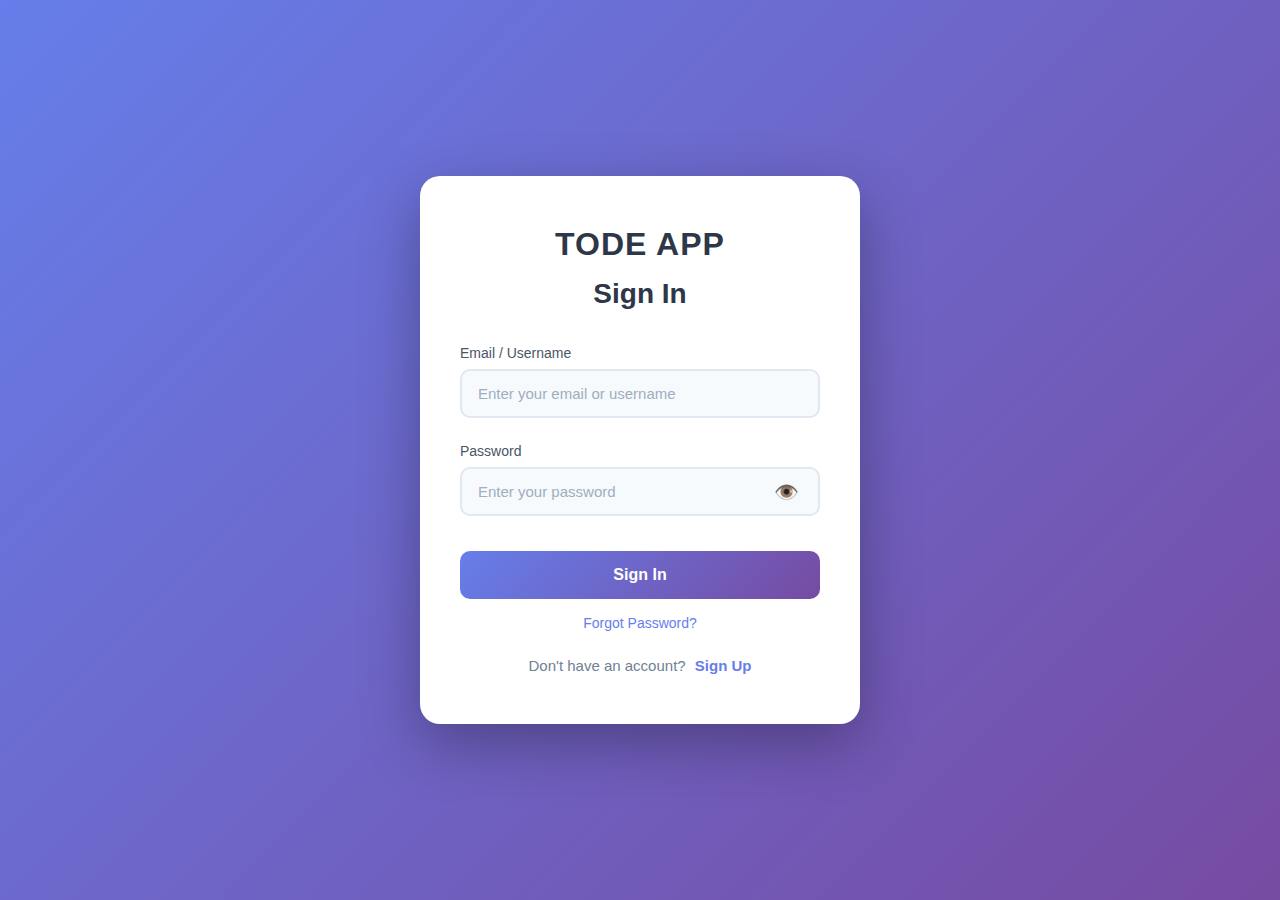
<file: tode_auth.html>
<!DOCTYPE html>
<html lang="en">
<head>
    <meta charset="UTF-8">
    <meta name="viewport" content="width=device-width, initial-scale=1.0">
    <title>TODE APP - Authentication</title>
    <style>
        * {
            margin: 0;
            padding: 0;
            box-sizing: border-box;
        }

        body {
            font-family: -apple-system, BlinkMacSystemFont, 'Segoe UI', Roboto, 'Helvetica Neue', Arial, sans-serif;
            background: linear-gradient(135deg, #667eea 0%, #764ba2 100%);
            min-height: 100vh;
            display: flex;
            justify-content: center;
            align-items: center;
            padding: 20px;
        }

        .container {
            background: white;
            border-radius: 20px;
            padding: 50px 40px;
            box-shadow: 0 20px 60px rgba(0, 0, 0, 0.3);
            width: 100%;
            max-width: 440px;
            animation: slideIn 0.4s ease-out;
        }

        @keyframes slideIn {
            from {
                opacity: 0;
                transform: translateY(30px);
            }
            to {
                opacity: 1;
                transform: translateY(0);
            }
        }

        .logo {
            text-align: center;
            font-size: 32px;
            font-weight: 700;
            color: #2d3748;
            margin-bottom: 15px;
            letter-spacing: 1px;
        }

        .form-title {
            text-align: center;
            font-size: 28px;
            font-weight: 600;
            color: #2d3748;
            margin-bottom: 35px;
        }

        .form-group {
            margin-bottom: 25px;
        }

        label {
            display: block;
            margin-bottom: 8px;
            color: #4a5568;
            font-weight: 500;
            font-size: 14px;
        }

        .input-wrapper {
            position: relative;
        }

        input {
            width: 100%;
            padding: 14px 16px;
            border: 2px solid #e2e8f0;
            border-radius: 10px;
            font-size: 15px;
            transition: all 0.3s ease;
            background: #f7fafc;
        }

        input:focus {
            outline: none;
            border-color: #667eea;
            background: white;
            box-shadow: 0 0 0 3px rgba(102, 126, 234, 0.1);
        }

        input::placeholder {
            color: #a0aec0;
        }

        .password-toggle {
            position: absolute;
            right: 16px;
            top: 50%;
            transform: translateY(-50%);
            background: none;
            border: none;
            cursor: pointer;
            padding: 5px;
            color: #718096;
            font-size: 20px;
            display: flex;
            align-items: center;
            justify-content: center;
            transition: color 0.2s;
        }

        .password-toggle:hover {
            color: #667eea;
        }

        .submit-btn {
            width: 100%;
            padding: 15px;
            background: linear-gradient(135deg, #667eea 0%, #764ba2 100%);
            color: white;
            border: none;
            border-radius: 10px;
            font-size: 16px;
            font-weight: 600;
            cursor: pointer;
            transition: all 0.3s ease;
            margin-top: 10px;
        }

        .submit-btn:hover {
            transform: translateY(-2px);
            box-shadow: 0 10px 20px rgba(102, 126, 234, 0.4);
        }

        .submit-btn:active {
            transform: translateY(0);
        }

        .forgot-password {
            text-align: center;
            margin: 15px 0 20px 0;
        }

        .forgot-password a {
            color: #667eea;
            text-decoration: none;
            font-size: 14px;
            font-weight: 500;
        }

        .forgot-password a:hover {
            text-decoration: underline;
        }

        .toggle-form {
            text-align: center;
            margin-top: 25px;
            color: #718096;
            font-size: 15px;
        }

        .toggle-form a {
            color: #667eea;
            text-decoration: none;
            font-weight: 600;
            margin-left: 5px;
        }

        .toggle-form a:hover {
            text-decoration: underline;
        }

        .hidden {
            display: none;
        }

        .error-message {
            color: #e53e3e;
            font-size: 13px;
            margin-top: 5px;
            display: none;
        }

        .success-message {
            background: #48bb78;
            color: white;
            padding: 12px;
            border-radius: 8px;
            margin-bottom: 20px;
            text-align: center;
            display: none;
        }

        .form-container {
            transition: all 0.3s ease;
        }
    </style>
</head>
<body>
    <div class="container">
        <div class="logo">TODE APP</div>

        <div class="success-message" id="successMessage"></div>

        <!-- Sign In Form -->
        <form id="signInForm">
            <h2 class="form-title">Sign In</h2>

            <div class="form-group">
                <label for="signInEmail">Email / Username</label>
                <input type="text" id="signInEmail" placeholder="Enter your email or username" required>
                <span class="error-message" id="signInEmailError">Please enter a valid email or username</span>
            </div>

            <div class="form-group">
                <label for="signInPassword">Password</label>
                <div class="input-wrapper">
                    <input type="password" id="signInPassword" placeholder="Enter your password" required>
                    <button type="button" class="password-toggle" onclick="togglePassword('signInPassword', this)">
                        👁️
                    </button>
                </div>
                <span class="error-message" id="signInPasswordError">Please enter your password</span>
            </div>

            <button type="submit" class="submit-btn">Sign In</button>

            <div class="forgot-password">
                <a href="#" onclick="showForgotPassword(); return false;">Forgot Password?</a>
            </div>

            <div class="toggle-form">
                Don't have an account? <a href="#" onclick="toggleForms(); return false;">Sign Up</a>
            </div>
        </form>

        <!-- Sign Up Form -->
        <form id="signUpForm" class="hidden">
            <h2 class="form-title">Register</h2>

            <div class="form-group">
                <label for="signUpName">Full Name</label>
                <input type="text" id="signUpName" placeholder="Enter your full name" required>
            </div>

            <div class="form-group">
                <label for="signUpEmail">Email</label>
                <input type="email" id="signUpEmail" placeholder="Enter your email" required>
            </div>

            <div class="form-group">
                <label for="signUpUsername">Username</label>
                <input type="text" id="signUpUsername" placeholder="Choose a username" required>
            </div>

            <div class="form-group">
                <label for="signUpPassword">Password</label>
                <div class="input-wrapper">
                    <input type="password" id="signUpPassword" placeholder="Create a password" required>
                    <button type="button" class="password-toggle" onclick="togglePassword('signUpPassword', this)">
                        👁️
                    </button>
                </div>
            </div>

            <div class="form-group">
                <label for="signUpConfirmPassword">Confirm Password</label>
                <div class="input-wrapper">
                    <input type="password" id="signUpConfirmPassword" placeholder="Confirm your password" required>
                    <button type="button" class="password-toggle" onclick="togglePassword('signUpConfirmPassword', this)">
                        👁️
                    </button>
                </div>
                <span class="error-message" id="passwordMatchError">Passwords do not match</span>
            </div>

            <button type="submit" class="submit-btn">Sign Up</button>

            <div class="toggle-form">
                Already have an account? <a href="#" onclick="toggleForms(); return false;">Sign In</a>
            </div>
        </form>
    </div>

    <script>
        // Toggle between Sign In and Sign Up forms
        function toggleForms() {
            const signInForm = document.getElementById('signInForm');
            const signUpForm = document.getElementById('signUpForm');
            const successMessage = document.getElementById('successMessage');

            // Hide success message when switching
            successMessage.style.display = 'none';

            // Toggle forms with smooth transition
            signInForm.classList.toggle('hidden');
            signUpForm.classList.toggle('hidden');

            // Reset forms
            signInForm.reset();
            signUpForm.reset();

            // Reset password toggle icons
            resetPasswordIcons();
        }

        // Reset password toggle icons to default
        function resetPasswordIcons() {
            const toggleButtons = document.querySelectorAll('.password-toggle');
            toggleButtons.forEach(button => {
                button.textContent = '👁️';
            });
        }

        // Toggle password visibility
        function togglePassword(inputId, button) {
            const input = document.getElementById(inputId);
            if (input.type === 'password') {
                input.type = 'text';
                button.textContent = '🙈';
            } else {
                input.type = 'password';
                button.textContent = '👁️';
            }
        }

        // Handle Sign In
        document.getElementById('signInForm').addEventListener('submit', function(e) {
            e.preventDefault();

            const email = document.getElementById('signInEmail').value;
            const password = document.getElementById('signInPassword').value;

            if (email && password) {
                // Show success message
                showSuccess('Successfully signed in! Redirecting...');

                // Simulate redirect after delay
                setTimeout(() => {
                    console.log('Redirect to dashboard');
                    // In a real app, you would redirect to the dashboard here
                    // window.location.href = '/dashboard';
                }, 1500);
            }
        });

        // Handle Sign Up
        document.getElementById('signUpForm').addEventListener('submit', function(e) {
            e.preventDefault();

            const password = document.getElementById('signUpPassword').value;
            const confirmPassword = document.getElementById('signUpConfirmPassword').value;
            const passwordMatchError = document.getElementById('passwordMatchError');

            // Check if passwords match
            if (password !== confirmPassword) {
                passwordMatchError.style.display = 'block';
                return;
            } else {
                passwordMatchError.style.display = 'none';
            }

            const name = document.getElementById('signUpName').value;
            const email = document.getElementById('signUpEmail').value;
            const username = document.getElementById('signUpUsername').value;

            if (name && email && username && password) {
                // Show success message
                showSuccess('Account created successfully! Please sign in.');

                // Reset password fields
                document.getElementById('signUpPassword').value = '';
                document.getElementById('signUpConfirmPassword').value = '';

                // Switch to sign in form after delay
                setTimeout(() => {
                    toggleForms();
                }, 1500);
            }
        });

        // Show success message
        function showSuccess(message) {
            const successMessage = document.getElementById('successMessage');
            successMessage.textContent = message;
            successMessage.style.display = 'block';

            // Hide after 3 seconds
            setTimeout(() => {
                successMessage.style.display = 'none';
            }, 3000);
        }

        // Show forgot password alert
        function showForgotPassword() {
            alert('Password reset functionality would be implemented here');
        }

        // Add input validation for email format
        document.getElementById('signUpEmail').addEventListener('input', function(e) {
            const email = e.target.value;
            const isValid = /^[^\s@]+@[^\s@]+\.[^\s@]+$/.test(email);
            if (email && !isValid) {
                e.target.style.borderColor = '#e53e3e';
            } else {
                e.target.style.borderColor = '#e2e8f0';
            }
        });

        // Add input validation for password match
        document.getElementById('signUpConfirmPassword').addEventListener('input', function(e) {
            const password = document.getElementById('signUpPassword').value;
            const confirmPassword = e.target.value;
            const passwordMatchError = document.getElementById('passwordMatchError');

            if (confirmPassword && password !== confirmPassword) {
                passwordMatchError.style.display = 'block';
            } else {
                passwordMatchError.style.display = 'none';
            }
        });
    </script>
</body>
</html>
</file>
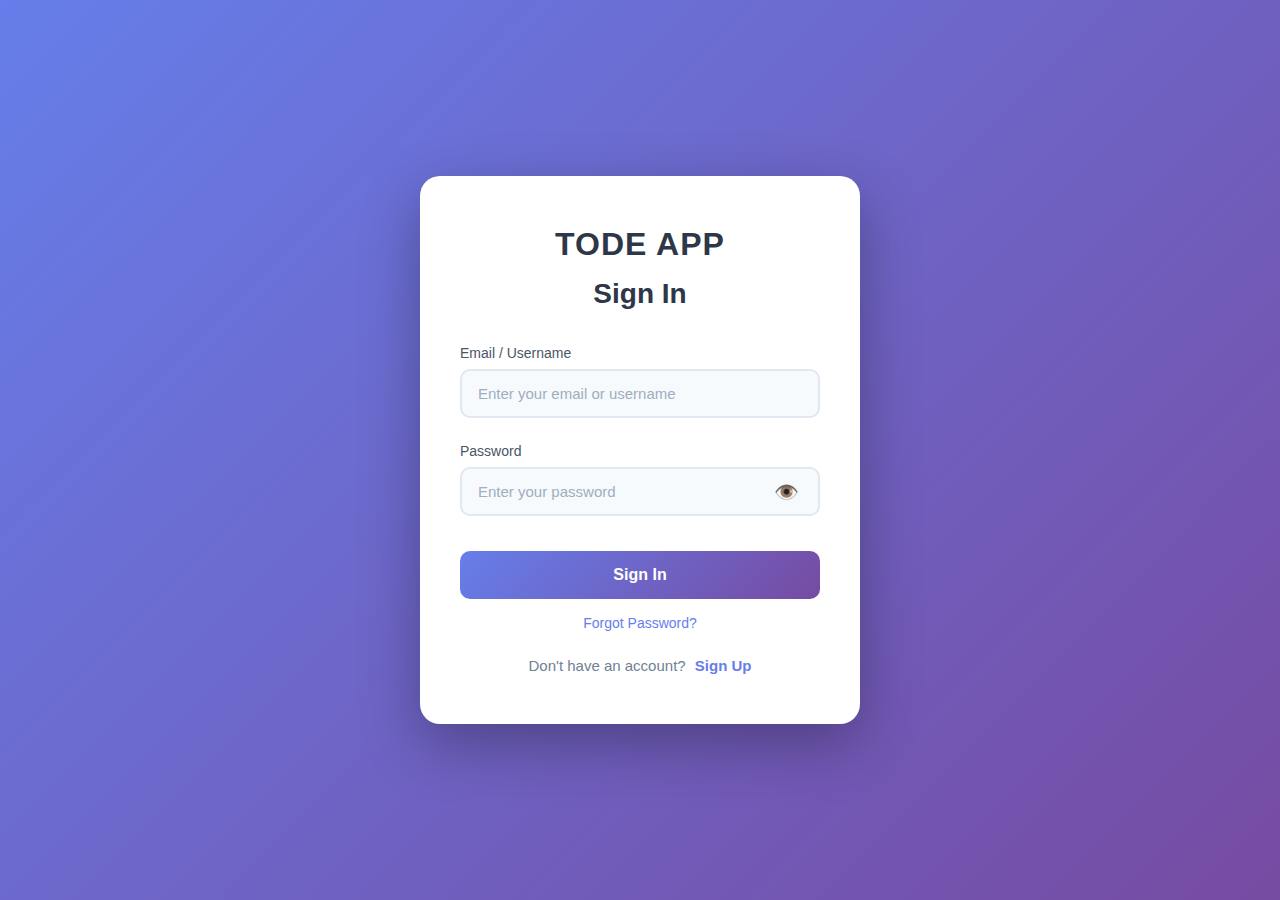
<file: tode_integrated_auth.html>
<!DOCTYPE html>
<html lang="en">
<head>
    <meta charset="UTF-8">
    <meta name="viewport" content="width=device-width, initial-scale=1.0">
    <title>TODE APP - Authentication</title>
    <style>
        * {
            margin: 0;
            padding: 0;
            box-sizing: border-box;
        }

        body {
            font-family: -apple-system, BlinkMacSystemFont, 'Segoe UI', Roboto, 'Helvetica Neue', Arial, sans-serif;
            background: linear-gradient(135deg, #667eea 0%, #764ba2 100%);
            min-height: 100vh;
            display: flex;
            justify-content: center;
            align-items: center;
            padding: 20px;
        }

        .container {
            background: white;
            border-radius: 20px;
            padding: 50px 40px;
            box-shadow: 0 20px 60px rgba(0, 0, 0, 0.3);
            width: 100%;
            max-width: 440px;
            animation: slideIn 0.4s ease-out;
        }

        @keyframes slideIn {
            from {
                opacity: 0;
                transform: translateY(30px);
            }
            to {
                opacity: 1;
                transform: translateY(0);
            }
        }

        .logo {
            text-align: center;
            font-size: 32px;
            font-weight: 700;
            color: #2d3748;
            margin-bottom: 15px;
            letter-spacing: 1px;
        }

        .form-title {
            text-align: center;
            font-size: 28px;
            font-weight: 600;
            color: #2d3748;
            margin-bottom: 35px;
        }

        .form-group {
            margin-bottom: 25px;
        }

        label {
            display: block;
            margin-bottom: 8px;
            color: #4a5568;
            font-weight: 500;
            font-size: 14px;
        }

        .input-wrapper {
            position: relative;
        }

        input {
            width: 100%;
            padding: 14px 16px;
            border: 2px solid #e2e8f0;
            border-radius: 10px;
            font-size: 15px;
            transition: all 0.3s ease;
            background: #f7fafc;
        }

        input:focus {
            outline: none;
            border-color: #667eea;
            background: white;
            box-shadow: 0 0 0 3px rgba(102, 126, 234, 0.1);
        }

        input::placeholder {
            color: #a0aec0;
        }

        .password-toggle {
            position: absolute;
            right: 16px;
            top: 50%;
            transform: translateY(-50%);
            background: none;
            border: none;
            cursor: pointer;
            padding: 5px;
            color: #718096;
            font-size: 20px;
            display: flex;
            align-items: center;
            justify-content: center;
            transition: color 0.2s;
        }

        .password-toggle:hover {
            color: #667eea;
        }

        .submit-btn {
            width: 100%;
            padding: 15px;
            background: linear-gradient(135deg, #667eea 0%, #764ba2 100%);
            color: white;
            border: none;
            border-radius: 10px;
            font-size: 16px;
            font-weight: 600;
            cursor: pointer;
            transition: all 0.3s ease;
            margin-top: 10px;
        }

        .submit-btn:hover {
            transform: translateY(-2px);
            box-shadow: 0 10px 20px rgba(102, 126, 234, 0.4);
        }

        .submit-btn:active {
            transform: translateY(0);
        }

        .submit-btn:disabled {
            opacity: 0.6;
            cursor: not-allowed;
            transform: none;
            box-shadow: none;
        }

        .forgot-password {
            text-align: center;
            margin: 15px 0 20px 0;
        }

        .forgot-password a {
            color: #667eea;
            text-decoration: none;
            font-size: 14px;
            font-weight: 500;
        }

        .forgot-password a:hover {
            text-decoration: underline;
        }

        .toggle-form {
            text-align: center;
            margin-top: 25px;
            color: #718096;
            font-size: 15px;
        }

        .toggle-form a {
            color: #667eea;
            text-decoration: none;
            font-weight: 600;
            margin-left: 5px;
        }

        .toggle-form a:hover {
            text-decoration: underline;
        }

        .hidden {
            display: none;
        }

        .error-message {
            color: #e53e3e;
            font-size: 13px;
            margin-top: 5px;
            display: none;
        }

        .success-message {
            background: #48bb78;
            color: white;
            padding: 12px;
            border-radius: 8px;
            margin-bottom: 20px;
            text-align: center;
            display: none;
        }

        .form-container {
            transition: all 0.3s ease;
        }

        .loading {
            position: relative;
        }

        .loading::after {
            content: '';
            position: absolute;
            width: 20px;
            height: 20px;
            margin: auto;
            border: 2px solid transparent;
            border-top: 2px solid white;
            border-radius: 50%;
            animation: spin 1s linear infinite;
        }

        @keyframes spin {
            0% { transform: rotate(0deg); }
            100% { transform: rotate(360deg); }
        }
    </style>
</head>
<body>
    <div class="container">
        <div class="logo">TODE APP</div>

        <div class="success-message" id="globalMessage"></div>

        <!-- Sign In Form -->
        <form id="signInForm">
            <h2 class="form-title">Sign In</h2>

            <div class="form-group">
                <label for="signInEmail">Email / Username</label>
                <input type="text" id="signInEmail" placeholder="Enter your email or username" required>
                <span class="error-message" id="signInEmailError">Please enter a valid email or username</span>
            </div>

            <div class="form-group">
                <label for="signInPassword">Password</label>
                <div class="input-wrapper">
                    <input type="password" id="signInPassword" placeholder="Enter your password" required>
                    <button type="button" class="password-toggle" onclick="togglePassword('signInPassword', this)">
                        👁️
                    </button>
                </div>
                <span class="error-message" id="signInPasswordError">Please enter your password</span>
            </div>

            <button type="submit" class="submit-btn" id="signInBtn">Sign In</button>

            <div class="forgot-password">
                <a href="#" onclick="showForgotPassword(); return false;">Forgot Password?</a>
            </div>

            <div class="toggle-form">
                Don't have an account? <a href="#" onclick="toggleForms(); return false;">Sign Up</a>
            </div>
        </form>

        <!-- Sign Up Form -->
        <form id="signUpForm" class="hidden">
            <h2 class="form-title">Register</h2>

            <div class="form-group">
                <label for="signUpName">Full Name</label>
                <input type="text" id="signUpName" placeholder="Enter your full name" required>
            </div>

            <div class="form-group">
                <label for="signUpEmail">Email</label>
                <input type="email" id="signUpEmail" placeholder="Enter your email" required>
            </div>

            <div class="form-group">
                <label for="signUpUsername">Username</label>
                <input type="text" id="signUpUsername" placeholder="Choose a username" required>
            </div>

            <div class="form-group">
                <label for="signUpPassword">Password</label>
                <div class="input-wrapper">
                    <input type="password" id="signUpPassword" placeholder="Create a password" required>
                    <button type="button" class="password-toggle" onclick="togglePassword('signUpPassword', this)">
                        👁️
                    </button>
                </div>
            </div>

            <div class="form-group">
                <label for="signUpConfirmPassword">Confirm Password</label>
                <div class="input-wrapper">
                    <input type="password" id="signUpConfirmPassword" placeholder="Confirm your password" required>
                    <button type="button" class="password-toggle" onclick="togglePassword('signUpConfirmPassword', this)">
                        👁️
                    </button>
                </div>
                <span class="error-message" id="passwordMatchError">Passwords do not match</span>
            </div>

            <button type="submit" class="submit-btn" id="signUpBtn">Sign Up</button>

            <div class="toggle-form">
                Already have an account? <a href="#" onclick="toggleForms(); return false;">Sign In</a>
            </div>
        </form>
    </div>

    <script>
        // Toggle between Sign In and Sign Up forms
        function toggleForms() {
            const signInForm = document.getElementById('signInForm');
            const signUpForm = document.getElementById('signUpForm');
            const globalMessage = document.getElementById('globalMessage');

            // Hide success message when switching
            globalMessage.style.display = 'none';

            // Toggle forms with smooth transition
            signInForm.classList.toggle('hidden');
            signUpForm.classList.toggle('hidden');

            // Reset forms
            signInForm.reset();
            signUpForm.reset();

            // Reset password toggle icons
            resetPasswordIcons();

            // Clear any error messages
            clearAllErrors();
        }

        // Reset password toggle icons to default
        function resetPasswordIcons() {
            const toggleButtons = document.querySelectorAll('.password-toggle');
            toggleButtons.forEach(button => {
                button.textContent = '👁️';
            });
        }

        // Clear all error messages
        function clearAllErrors() {
            const errorElements = document.querySelectorAll('.error-message');
            errorElements.forEach(element => {
                element.style.display = 'none';
            });
        }

        // Toggle password visibility
        function togglePassword(inputId, button) {
            const input = document.getElementById(inputId);
            if (input.type === 'password') {
                input.type = 'text';
                button.textContent = '🙈';
            } else {
                input.type = 'password';
                button.textContent = '👁️';
            }
        }

        // Show global message
        function showGlobalMessage(message, isError = false) {
            const globalMessage = document.getElementById('globalMessage');
            globalMessage.textContent = message;
            globalMessage.style.backgroundColor = isError ? '#e53e3e' : '#48bb78';
            globalMessage.style.display = 'block';

            // Hide after 5 seconds
            setTimeout(() => {
                globalMessage.style.display = 'none';
            }, 5000);
        }

        // Handle Sign In
        document.getElementById('signInForm').addEventListener('submit', async function(e) {
            e.preventDefault();

            const emailOrUsername = document.getElementById('signInEmail').value;
            const password = document.getElementById('signInPassword').value;
            const signInBtn = document.getElementById('signInBtn');

            // Disable button and show loading
            signInBtn.disabled = true;
            signInBtn.textContent = 'Signing In...';

            try {
                const response = await fetch('/api/auth/signin', {
                    method: 'POST',
                    headers: {
                        'Content-Type': 'application/json',
                    },
                    body: JSON.stringify({
                        username: emailOrUsername, // Using username field to accept both email and username
                        password: password
                    })
                });

                const data = await response.json();

                if (response.ok) {
                    showGlobalMessage('Successfully signed in! Redirecting...', false);

                    // Redirect to dashboard after delay
                    setTimeout(() => {
                        window.location.href = '/dashboard';
                    }, 1500);
                } else {
                    // Show specific error message from backend
                    showGlobalMessage(data.error || 'Invalid email or password', true);
                }
            } catch (error) {
                showGlobalMessage('Network error. Please try again.', true);
            } finally {
                // Re-enable button
                signInBtn.disabled = false;
                signInBtn.textContent = 'Sign In';
            }
        });

        // Handle Sign Up
        document.getElementById('signUpForm').addEventListener('submit', async function(e) {
            e.preventDefault();

            const name = document.getElementById('signUpName').value;
            const email = document.getElementById('signUpEmail').value;
            const username = document.getElementById('signUpUsername').value;
            const password = document.getElementById('signUpPassword').value;
            const confirmPassword = document.getElementById('signUpConfirmPassword').value;
            const signUpBtn = document.getElementById('signUpBtn');

            // Check if passwords match
            if (password !== confirmPassword) {
                showGlobalMessage('Passwords do not match', true);
                return;
            }

            // Validate email format
            const emailRegex = /^[^\s@]+@[^\s@]+\.[^\s@]+$/;
            if (!emailRegex.test(email)) {
                showGlobalMessage('Please enter a valid email address', true);
                return;
            }

            // Validate password length
            if (password.length < 8) {
                showGlobalMessage('Password must be at least 8 characters long', true);
                return;
            }

            // Disable button and show loading
            signUpBtn.disabled = true;
            signUpBtn.textContent = 'Creating Account...';

            try {
                const response = await fetch('/api/auth/signup', {
                    method: 'POST',
                    headers: {
                        'Content-Type': 'application/json',
                    },
                    body: JSON.stringify({
                        username: username,
                        email: email,
                        password: password
                    })
                });

                const data = await response.json();

                if (response.ok) {
                    showGlobalMessage('Account created successfully! Please sign in.', false);

                    // Clear password fields
                    document.getElementById('signUpPassword').value = '';
                    document.getElementById('signUpConfirmPassword').value = '';

                    // Switch to sign in form after delay
                    setTimeout(() => {
                        toggleForms();
                    }, 2000);
                } else {
                    // Show specific error message from backend
                    showGlobalMessage(data.error || 'Registration failed', true);
                }
            } catch (error) {
                showGlobalMessage('Network error. Please try again.', true);
            } finally {
                // Re-enable button
                signUpBtn.disabled = false;
                signUpBtn.textContent = 'Sign Up';
            }
        });

        // Show forgot password alert
        function showForgotPassword() {
            alert('Password reset functionality would be implemented here');
        }

        // Add input validation for email format
        document.getElementById('signUpEmail').addEventListener('input', function(e) {
            const email = e.target.value;
            const isValid = /^[^\s@]+@[^\s@]+\.[^\s@]+$/.test(email);
            if (email && !isValid) {
                e.target.style.borderColor = '#e53e3e';
            } else {
                e.target.style.borderColor = '#e2e8f0';
            }
        });

        // Add input validation for password match
        document.getElementById('signUpConfirmPassword').addEventListener('input', function(e) {
            const password = document.getElementById('signUpPassword').value;
            const confirmPassword = e.target.value;
            const passwordMatchError = document.getElementById('passwordMatchError');

            if (confirmPassword && password !== confirmPassword) {
                passwordMatchError.style.display = 'block';
            } else {
                passwordMatchError.style.display = 'none';
            }
        });
    </script>
</body>
</html>
</file>
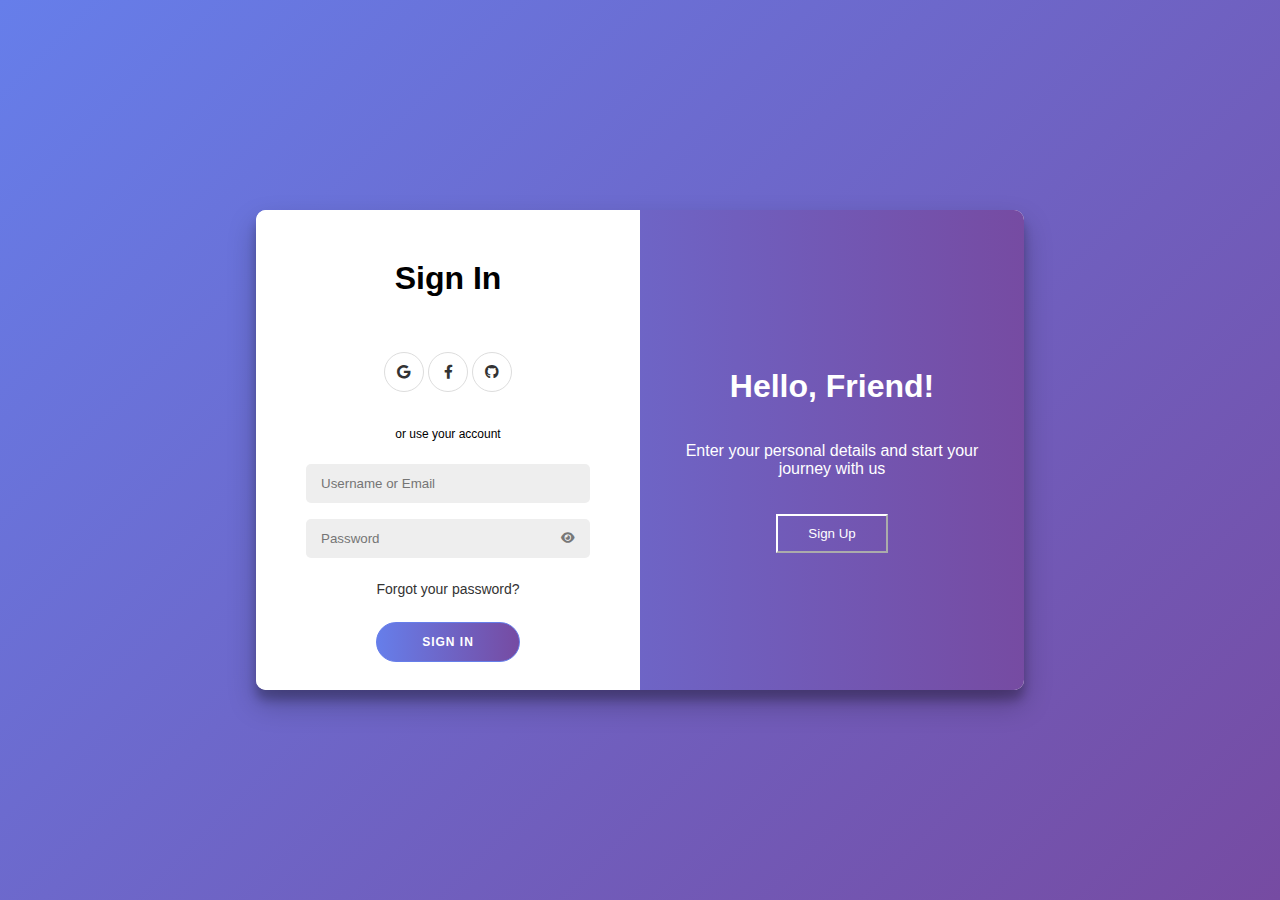
<file: static/login.html>
<!DOCTYPE html>
<html lang="en">
<head>
    <meta charset="UTF-8">
    <meta name="viewport" content="width=device-width, initial-scale=1.0">
    <title>Task Manager - Sign In / Sign Up</title>
    <link rel="stylesheet" href="/static/css/login.css">
    <link rel="stylesheet" href="https://cdnjs.cloudflare.com/ajax/libs/font-awesome/6.0.0/css/all.min.css">
</head>
<body>
    <div class="container">
        <div class="form-container sign-in-container">
            <form id="signInForm">
                <h1>Sign In</h1>
                <div class="social-container">
                    <a href="/login/google" class="social" id="googleSignIn">
                        <i class="fab fa-google"></i>
                    </a>
                    <a href="/login/facebook" class="social" id="facebookSignIn">
                        <i class="fab fa-facebook-f"></i>
                    </a>
                    <a href="/login/github" class="social" id="githubSignIn">
                        <i class="fab fa-github"></i>
                    </a>
                </div>
                <span>or use your account</span>
                <input type="text" placeholder="Username or Email" id="signInUsername" required />
                <div class="password-container">
                    <input type="password" placeholder="Password" id="signInPassword" required />
                    <span class="password-toggle" id="signInToggle">
                        <i class="fas fa-eye"></i>
                    </span>
                </div>
                <a href="#" id="forgotPassword">Forgot your password?</a>
                <button type="submit">Sign In</button>
            </form>
        </div>
        <div class="form-container sign-up-container">
            <form id="signUpForm">
                <h1>Create Account</h1>
                <div class="social-container">
                    <a href="/login/google" class="social" id="googleSignUp">
                        <i class="fab fa-google"></i>
                    </a>
                    <a href="/login/facebook" class="social" id="facebookSignUp">
                        <i class="fab fa-facebook-f"></i>
                    </a>
                    <a href="/login/github" class="social" id="githubSignUp">
                        <i class="fab fa-github"></i>
                    </a>
                </div>
                <span>or use your email for registration</span>
                <input type="text" placeholder="Username" id="signUpUsername" required />
                <input type="email" placeholder="Email" id="signUpEmail" required />
                <div class="password-container">
                    <input type="password" placeholder="Password" id="signUpPassword" required />
                    <span class="password-toggle" id="signUpToggle">
                        <i class="fas fa-eye"></i>
                    </span>
                </div>
                <div class="password-container">
                    <input type="password" placeholder="Confirm Password" id="signUpConfirmPassword" required />
                    <span class="password-toggle" id="signUpConfirmToggle">
                        <i class="fas fa-eye"></i>
                    </span>
                </div>
                <button type="submit">Sign Up</button>
            </form>
        </div>
        <div class="overlay-container">
            <div class="overlay">
                <div class="overlay-panel overlay-left">
                    <h1>Welcome Back!</h1>
                    <p>To keep connected with us please login with your personal info</p>
                    <button class="ghost" id="signIn">Sign In</button>
                </div>
                <div class="overlay-panel overlay-right">
                    <h1>Hello, Friend!</h1>
                    <p>Enter your personal details and start your journey with us</p>
                    <button class="ghost" id="signUp">Sign Up</button>
                </div>
            </div>
        </div>
    </div>

    <!-- Success/Error Messages -->
    <div id="messageContainer" class="message-container" style="display: none;">
        <div id="messageContent" class="message-content"></div>
    </div>

    <script>
        // Function to get URL parameters
        function getUrlParameter(name) {
            const urlParams = new URLSearchParams(window.location.search);
            return urlParams.get(name);
        }

        // Check for error in URL parameters and show it
        document.addEventListener('DOMContentLoaded', function() {
            const errorMessage = getUrlParameter('error');
            if (errorMessage) {
                // Remove the error parameter from URL to avoid showing it again on refresh
                const newUrl = window.location.pathname + window.location.hash;
                window.history.replaceState(null, null, newUrl);

                // Show the error message
                showMessage(errorMessage, 'error');
            }
        });

        function showMessage(message, type) {
            const messageContainer = document.getElementById('messageContainer');
            const messageContent = document.getElementById('messageContent');

            // Remove existing classes
            messageContent.className = 'message-content';

            // Add appropriate class based on type
            switch(type) {
                case 'success':
                    messageContent.classList.add('message-success');
                    break;
                case 'error':
                    messageContent.classList.add('message-error');
                    break;
                case 'info':
                    messageContent.classList.add('message-info');
                    break;
                default:
                    messageContent.classList.add('message-info');
            }

            messageContent.textContent = message;
            messageContainer.style.display = 'block';

            // Auto-hide after 5 seconds
            setTimeout(() => {
                messageContainer.style.display = 'none';
            }, 5000);
        }
    </script>

    <script src="/static/js/login.js"></script>
</body>
</html>
</file>
<file: static/css/login.css>
* {
    box-sizing: border-box;
}

body {
    background: linear-gradient(135deg, #667eea 0%, #764ba2 100%);
    font-family: 'Segoe UI', Tahoma, Geneva, Verdana, sans-serif;
    margin: 0;
    padding: 0;
    min-height: 100vh;
    display: flex;
    justify-content: center;
    align-items: center;
}

.container {
    position: relative;
    width: 768px;
    max-width: 100%;
    min-height: 480px;
    background: #fff;
    border-radius: 10px;
    box-shadow: 0 14px 28px rgba(0,0,0,0.25), 0 10px 10px rgba(0,0,0,0.22);
    overflow: hidden;
}

.form-container {
    position: absolute;
    top: 0;
    height: 100%;
    transition: all 0.6s ease-in-out;
}

.sign-in-container {
    left: 0;
    width: 50%;
    z-index: 2;
}

.container.right-panel-active .sign-in-container {
    transform: translateX(100%);
}

.sign-up-container {
    left: 0;
    width: 50%;
    opacity: 0;
    z-index: 1;
}

.container.right-panel-active .sign-up-container {
    transform: translateX(100%);
    opacity: 1;
    z-index: 5;
    animation: show 0.6s;
}

@keyframes show {
    0%, 49.99% {
        opacity: 0;
        z-index: 1;
    }

    50%, 100% {
        opacity: 1;
        z-index: 5;
    }
}

.overlay-container {
    position: absolute;
    top: 0;
    left: 50%;
    width: 50%;
    height: 100%;
    overflow: hidden;
    transition: transform 0.6s ease-in-out;
    z-index: 100;
}

.container.right-panel-active .overlay-container{
    transform: translateX(-100%);
}

.overlay {
    background: linear-gradient(to right, #667eea, #764ba2);
    background-repeat: no-repeat;
    background-size: cover;
    background-position: 0 0;
    color: #FFFFFF;
    position: relative;
    left: -100%;
    height: 100%;
    width: 200%;
    transform: translateX(0);
    transition: transform 0.6s ease-in-out;
}

.container.right-panel-active .overlay {
    transform: translateX(50%);
}

.overlay-panel {
    position: absolute;
    display: flex;
    align-items: center;
    justify-content: center;
    flex-direction: column;
    padding: 0 40px;
    text-align: center;
    top: 0;
    height: 100%;
    width: 50%;
    transform: translateX(0);
    transition: transform 0.6s ease-in-out;
}

.overlay-left {
    transform: translateX(-20%);
}

.container.right-panel-active .overlay-left {
    transform: translateX(0);
}

.overlay-right {
    right: 0;
    transform: translateX(0);
}

.container.right-panel-active .overlay-right {
    transform: translateX(20%);
}

.social-container {
    margin: 20px 0;
}

.social-container a {
    border: 1px solid #DDDDDD;
    border-radius: 50%;
    display: inline-flex;
    justify-content: center;
    align-items: center;
    margin: 0 5px;
    height: 40px;
    width: 40px;
    transition: all 0.3s ease;
}

.social-container a:hover {
    background-color: rgba(102, 126, 234, 0.1);
    border-color: #667eea;
    transform: translateY(-2px);
}

.form-container form {
    background: #FFFFFF;
    display: flex;
    align-items: center;
    justify-content: center;
    flex-direction: column;
    padding: 0 50px;
    height: 100%;
    text-align: center;
}

.form-container h1 {
    font-weight: bold;
    margin-bottom: 20px;
}

.form-container input {
    background: #eee;
    border: none;
    padding: 12px 15px;
    margin: 8px 0;
    width: 100%;
    border-radius: 5px;
    outline: none;
    transition: all 0.3s ease;
}

.form-container input:focus {
    background: #e0e0e0;
    box-shadow: 0 0 5px rgba(102, 126, 234, 0.3);
}

.password-container {
    position: relative;
    width: 100%;
    margin: 8px 0;
}

.password-container input {
    margin: 0;
    padding-right: 40px;
}

.password-toggle {
    position: absolute;
    right: 15px;
    top: 50%;
    transform: translateY(-50%);
    cursor: pointer;
    color: #777;
    transition: color 0.3s ease;
}

.password-toggle:hover {
    color: #667eea;
}

.form-container span {
    font-size: 12px;
    margin-bottom: 15px;
}

.form-container a {
    color: #333;
    font-size: 14px;
    text-decoration: none;
    margin: 15px 0;
    transition: color 0.3s ease;
}

.form-container a:hover {
    color: #667eea;
}

.form-container button {
    border-radius: 20px;
    border: 1px solid #667eea;
    background: linear-gradient(to right, #667eea, #764ba2);
    color: #FFFFFF;
    font-size: 12px;
    font-weight: bold;
    padding: 12px 45px;
    letter-spacing: 1px;
    text-transform: uppercase;
    transition: transform 80ms ease-in, background 0.3s ease;
    margin-top: 10px;
    cursor: pointer;
}

.form-container button:active {
    transform: scale(0.95);
}

.form-container button:focus {
    outline: none;
}

.form-container button.ghost {
    background: transparent;
    border-color: #FFFFFF;
}

.ghost {
    background: transparent;
    border-color: #FFFFFF !important;
    color: #fff !important;
    margin-top: 20px;
    padding: 10px 30px;
}

.ghost:hover {
    background: rgba(255, 255, 255, 0.1) !important;
}

.message-container {
    position: fixed;
    top: 20px;
    right: 20px;
    z-index: 1000;
    max-width: 300px;
}

.message-content {
    padding: 15px 20px;
    border-radius: 5px;
    color: white;
    font-weight: bold;
    text-align: center;
    box-shadow: 0 4px 6px rgba(0, 0, 0, 0.1);
    animation: slideIn 0.3s ease;
}

.message-success {
    background: linear-gradient(to right, #4CAF50, #45a049);
}

.message-error {
    background: linear-gradient(to right, #f44336, #da190b);
}

.message-info {
    background: linear-gradient(to right, #2196F3, #1976D2);
}

@keyframes slideIn {
    from {
        transform: translateX(100%);
        opacity: 0;
    }
    to {
        transform: translateX(0);
        opacity: 1;
    }
}

/* Responsive design */
@media (max-width: 768px) {
    .container {
        width: 90%;
        max-width: 400px;
        min-height: 600px;
    }

    .sign-in-container,
    .sign-up-container {
        width: 100%;
        position: static;
        height: auto;
        padding: 20px;
    }

    .container.right-panel-active .sign-in-container {
        transform: none;
    }

    .container.right-panel-active .sign-up-container {
        transform: none;
        display: block;
    }

    .overlay-container {
        display: none;
    }

    .form-container form {
        padding: 20px;
    }

    .password-toggle {
        right: 12px;
    }
}

@media (max-width: 480px) {
    .container {
        width: 95%;
        min-height: 550px;
    }

    .form-container form {
        padding: 15px;
    }

    .form-container input {
        padding: 10px 12px;
    }

    .form-container button {
        padding: 10px 30px;
    }
}
</file>
